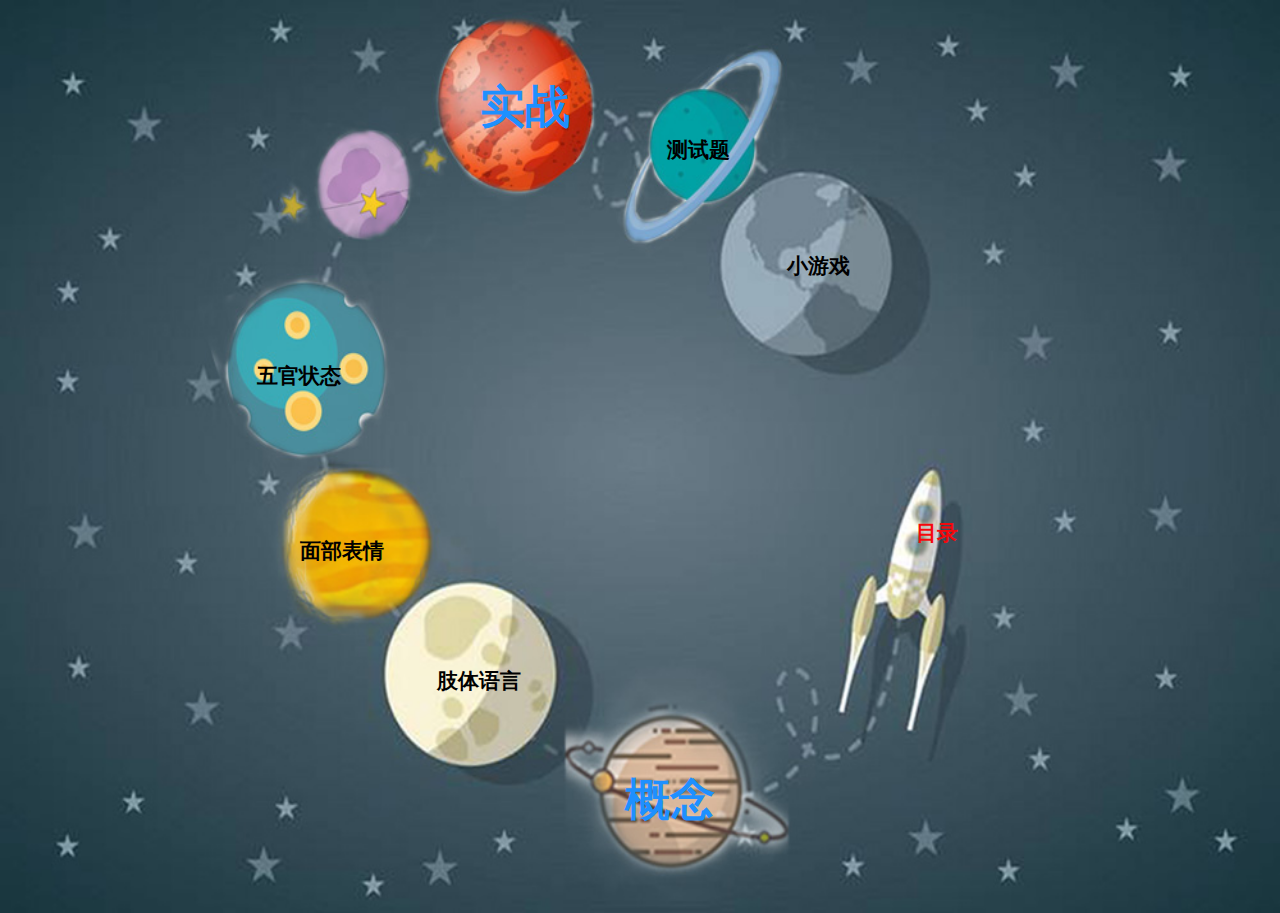
<file: html/list.html>
<!doctype html>
<html>
<head>
<meta charset="utf-8">
<title>微反应</title>
<style type="text/css">
	body{
		background-image:url(../image/background2.jpg);
		background-size:100% 100%; 
		height: 897px;
	}
	#sy{
	background:url() no-repeat;
	width:1000px;
	height:620px; 
	margin:0 auto;
	position:relative;
	} 

    #dh1 {
    position:absolute;
	top:659px;
    right:619px;
	font-family:Sail;
	} 
	#dh2 {
	position:absolute;
		top:529px;
		right:756px;;
	}
    #dh3 {
		position:absolute;
		right:799px;
		top:354px;
	}
	#dh4 {
		position:absolute;
		right:570px;
		top:69px;
	}
	#dh5 {
		position:absolute;
		right:410px;
		top:128px;
	}
	#dh6 {
		position:absolute;
		right:290px;
		top:244px;
	}
	#dh7 {
		position:absolute;
		right:425px;
		top:762px;
	}
	#dh8 {
		position:absolute;
		right:182px;
		top:511px;
	}
	#dh a{
	text-decoration:none;
	float:left;
	font-family: "幼圆";
	text-align:center;
	font-size:21px;	
	color:#000000;
	font-weight:bold;
  }
#dh a:hover{
	font-size:29px;
	}
	#da a{
	text-decoration:none;
	float:left;
	font-family: "幼圆";
	text-align:center;
	font-size:45px;	
	color:dodgerblue;
	font-weight:bold;
  }

	#db a{
	text-decoration:none;
	float:left;
	font-family: "幼圆";
	text-align:center;
	font-size:21px;	
	color:#F5080C;
	font-weight:bold;
  }
#db a:hover{
	font-size:24px;
	}
	</style>
</head>

<body>
<div id="sy">

<div id="dh">
<div id="dh1"><a href="list5.html">肢体语言</a></div>
<div id="dh2"><a href="list6.html">面部表情</a></div>
<div id="dh3"><a href="list2.html">五官状态</a></div>

<div id="dh5"><a href="goodsindex.html">测试题</a></div>
<div id="dh6"><a href="goodsindex.html">小游戏</a></div>


	</div>
<div id="da">
	<div id="dh7"><a href="goodsindex.html">概念</a></div>
	<div id="dh4"><a href="goodsindex.html">实战</a></div>
	</div>
<div id="db">
<div id="dh8"><a href="goodsindex.html">目录</a></div>
	</div>
	</div>
</body>
</html>
</file>
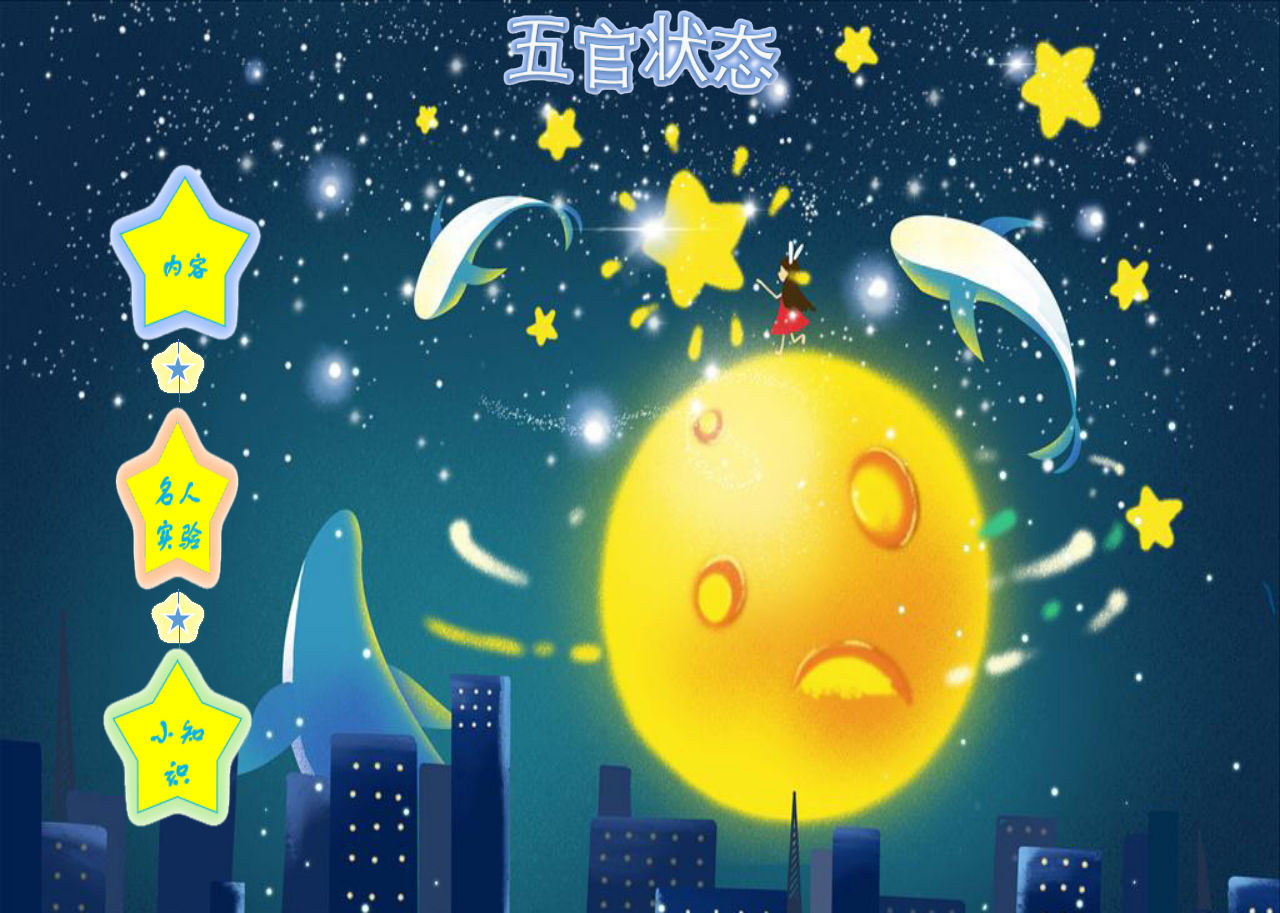
<file: html/list2.html>
<!doctype html>
<html>
<head>
<meta charset="utf-8">
<title>五官状态</title>
<style type="text/css">
	body{
		background-image:url(../image/timg2.png);
		background-size:100% 100%;
		height: 897px;
}
	
	#sy{
	background:url() no-repeat;
	width:1000px;
	height:897px; 
	margin:0 auto;
	position:relative;
	} 
	#dh3 {
    position:absolute;
	top:318px;
    right:909px;
	} 
	#dh4 {
    position:absolute;
	top:568px;
    right:909px;
	} 
	#dh5 {
    position:absolute;
	top:111px;
    right:1049px;
	} 
	#dh7 {
    position:absolute;
	top:598px;
    right:1049px;
	} 
	#dh6 {
    position:absolute;
	top:351px;
    right:1059px;
	} 
	#dh8 {
    position:absolute;
	top:1px;
    right:339px;
	} 
	#dh a{
	text-decoration:none;
	float:left;
	font-family: "幼圆";
	text-align:center;
	font-size:24px;	
	color:#000000;
	font-weight:bold;
  }
#dh a:hover{
	font-size:27px;
	}
	
	</style>
<link href="css.css" rel="stylesheet" type="text/css">
</head>

<body>
<div id="sy">
	<div class="yl">
		<div id="dh5"><a href="list3.html"><img src="../image/xingxing1.png"  class="b1"></a></div>
		<div id="dh6"><img src="../image/xingxing2.png" class="b2"></div>
		<div id="dh4"><img src="../image/xingxing4.png" ></div>
		<div id="dh3"><img src="../image/xingxing4.png" ></div>
		<div id="dh7"><a href="Little Knowledge.html"><img src="../image/xingxing3.png" class="b3"></a></div>
		<div id="dh8"><img src="../image/wuguanzhuangtai.png" ></div>
		</div>
	</div>
</body>
</html>
</file>
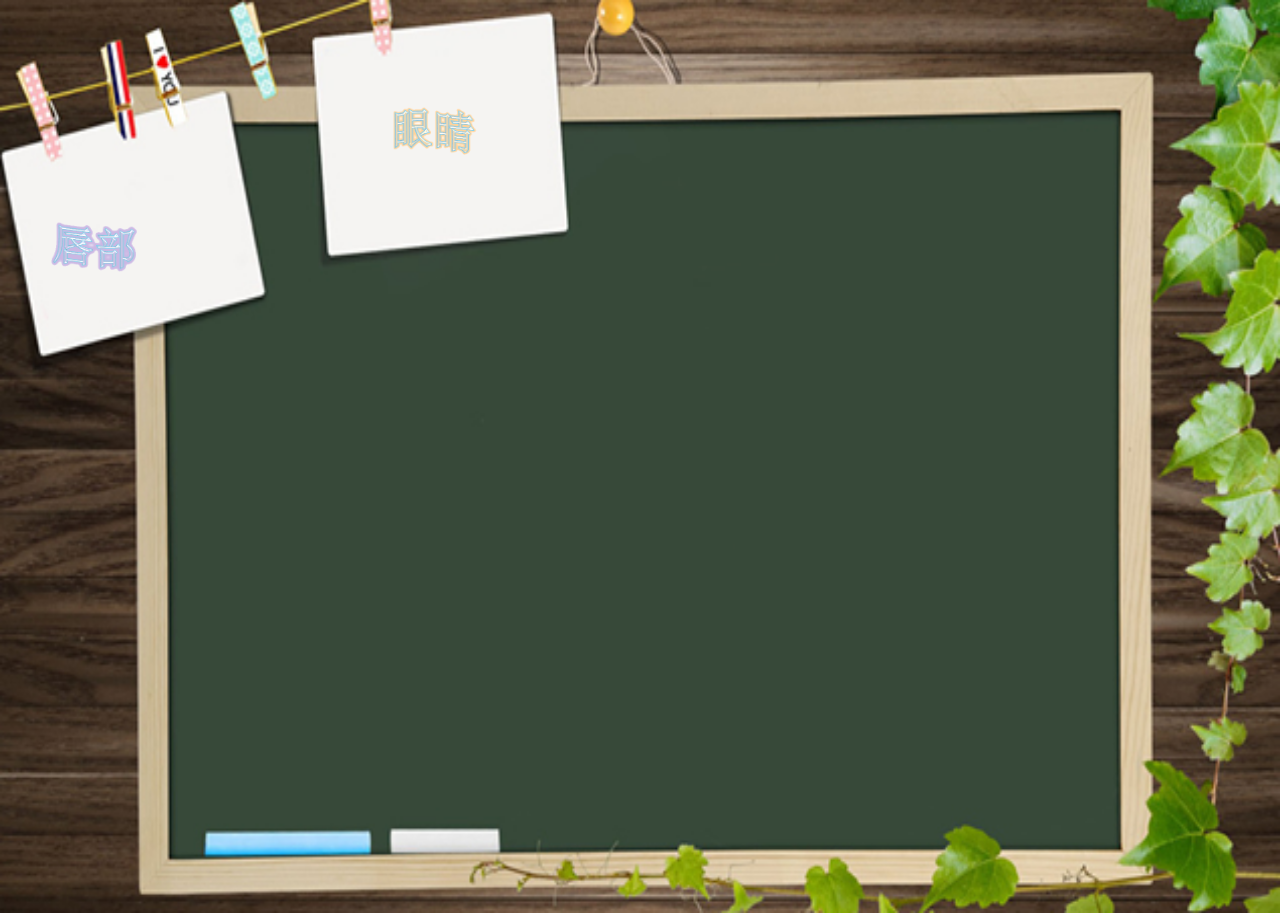
<file: html/list3.html>
<!doctype html>
<html>
<head>
<meta charset="utf-8">
<title>眼睛</title>
<style type="text/css">

	body{
		background-image:url(../image/heiban1.jpg);
		background-size:100% 100%;
		height: 897px;;
	}
	#sy{
	background:url() no-repeat;
	width:1020px;
	height:897px; 
	margin:0 auto;
	position:relative;
	} 

    #dh1 {
    position:absolute;
	top:194px;
    right:984px;
	} 
	#dh2 {
	position:absolute;
		top:99px;
		right:666px;;
	}
	</style>
<link href="yanjingchunbu.css" rel="stylesheet" type="text/css">
</head>

<body>
	<div id="sy">
	<div id="dh1"><a href="list4.html"><img src="../image/chunbu.png"  width="100"  height="50" ></a></div>
	<div id="dh2"><img src="../image/yanjing.png" width="100"  height="50"></div>
</div>
	</body>
</html>
</file>
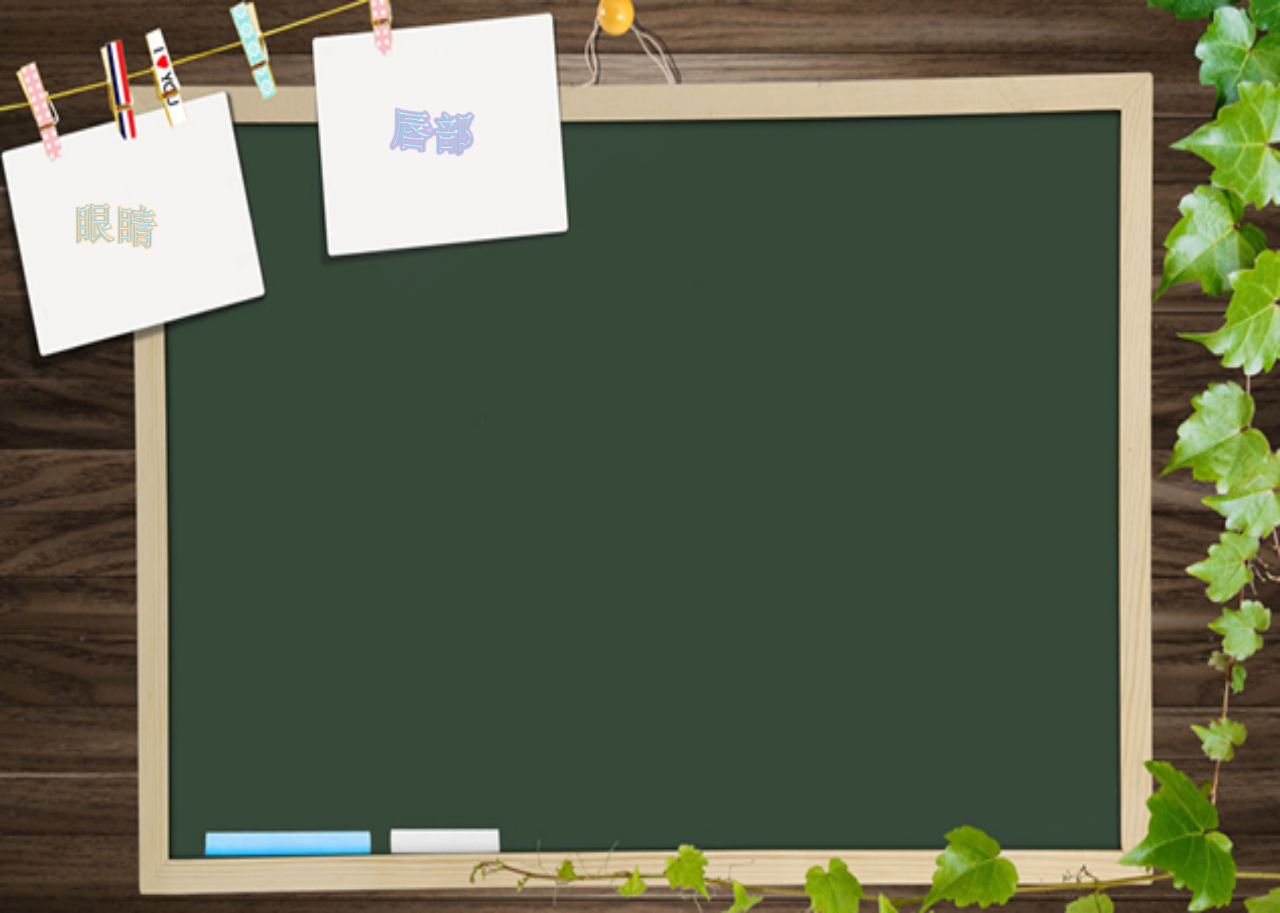
<file: html/list4.html>
<!doctype html>
<html>
<head>
<meta charset="utf-8">
<title>唇部</title>
<style type="text/css">

	body{
		background-image:url(../image/heiban1.jpg);
		background-size:100% 100%;
		height: 897px;;
	}
	#sy{
	background:url() no-repeat;
	width:1020px;
	height:897px; 
	margin:0 auto;
	position:relative;
	} 

    #dh1 {
    position:absolute;
	top:194px;
    right:984px;
	} 
	#dh2 {
	position:absolute;
		top:99px;
		right:666px;;
	}
	</style>
</head>

<body>
<div id="sy">
	<div id="dh1"><a href="list3.html"><img src="../image/yanjing.png"  width="100"  height="50" ></a></div>
	<div id="dh2"><img src="../image/chunbu.png" width="100"  height="50"></div>
</div>
</body>
</html>
</file>
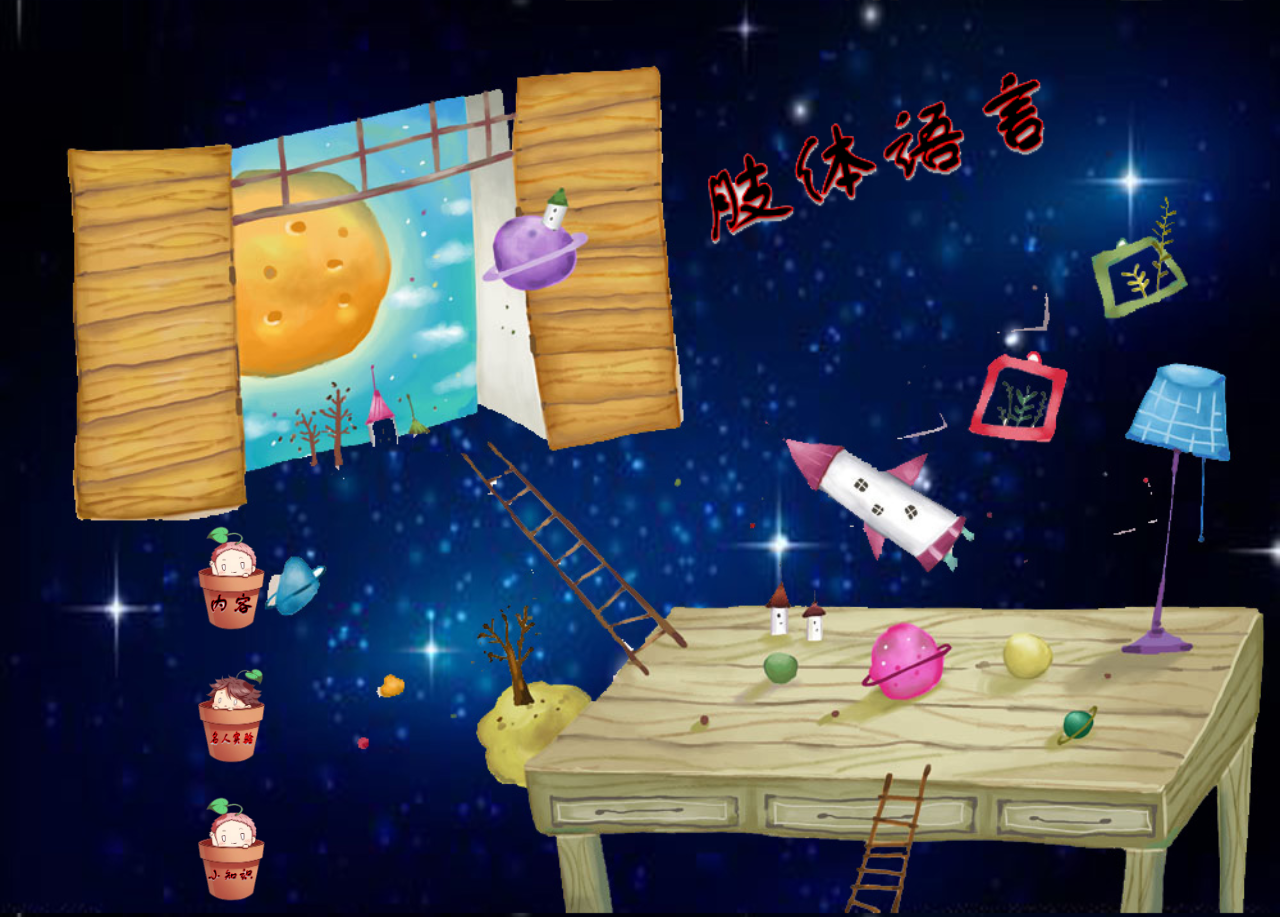
<file: html/list5.html>
<!doctype html>
<html>
<head>
<meta charset="utf-8">
<title>面部表情</title>
<style type="text/css">
	body{
		background-image:url(../image/timg3.jpg);
		background-size:100% 100%;
		height: 897px;
}
	#sy{
	background:url() no-repeat;
	width:1000px;
	height:897px; 
	margin:0 auto;
	position:relative;
	} 
	#dh1 {
    position:absolute;
	top:39px;
    right:1px;
	} 
	#dh2 {
    position:absolute;
	top:508px;
    right:859px;
	} 
	#dh3 {
    position:absolute;
	top:641px;
    right:859px;
	} 
	#dh4 {
    position:absolute;
	top:779px;
    right:859px;
	} 
	</style>
</head>

<body>
<div id="sy">
<div id="dh1"><img src="../image/zhitiyuyan.png" width='500px'></div>
<div id="dh2"><img src="../image/huapen1.png" width='100px' heighe='100px' ></div>
		<div id="dh3"><img src= "../image/huapen2.png" width='100px' heighe='100px'></div>
		<div id="dh4"><a href="Little Knowledge2.html"><img src="../image/huapen3.png"  width='100px' heighe='100px'></a></div>
	</div>
</body>
</html>
</file>
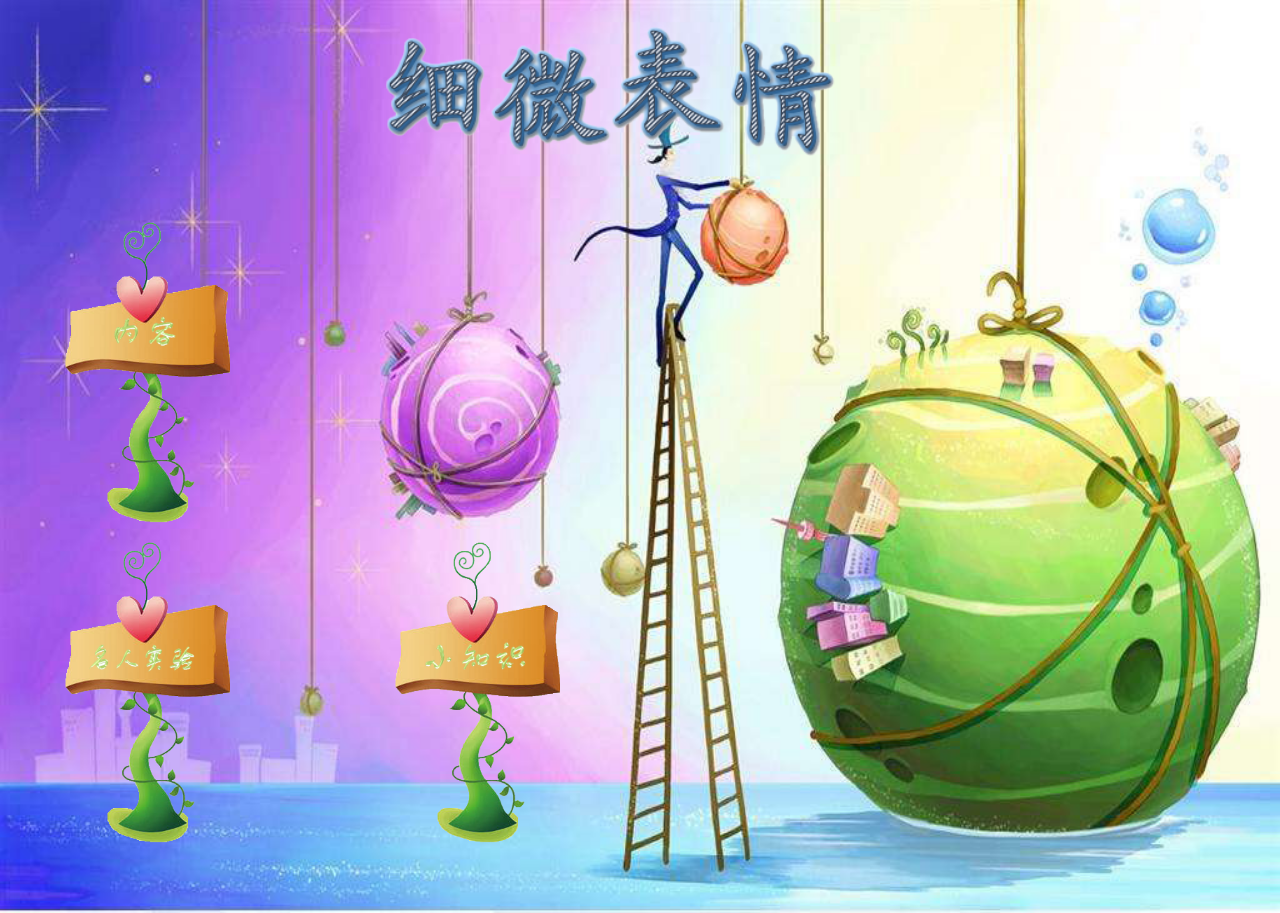
<file: html/list6.html>
<!doctype html>
<html>
<head>
<meta charset="utf-8">
<title>细微表情</title>
<style type="text/css">
	body{
		background-image:url(../image/timg4.jpg);
		background-size:100% 100%;
		height: 897px;
}
	#sy{
	background:url() no-repeat;
	width:1000px;
	height:897px; 
	margin:0 auto;
	position:relative;
	} 
	#dh1 {
    position:absolute;
	top:188px;
    right:819px;
	} 
	#dh2 {
    position:absolute;
	top:508px;
    right:819px;
	} 
	#dh3 {
    position:absolute;
	top:508px;
    right:489px;
	} 
	#dh4 {
    position:absolute;
	top:1px;
    right:272px;
	} 
	</style>
</head>

<body>
	<div id="sy">
	<div id="dh1"><img src="../image/tengman1.png" width='350px' heighe='350px'></div>
		<div id="dh2"><img src="../image/tengman2.png" width='350px' heighe='350px' ></div>
<div id="dh3"><a href="Little Knowledge3.html"><img src="../image/tengman3.png" width='350px' heighe='350px' ></a></div>
<div id="dh4"><img src="../image/xiweibiaoqing.png" width='500px' ></div>
	<div>
</body>
</html>
</file>
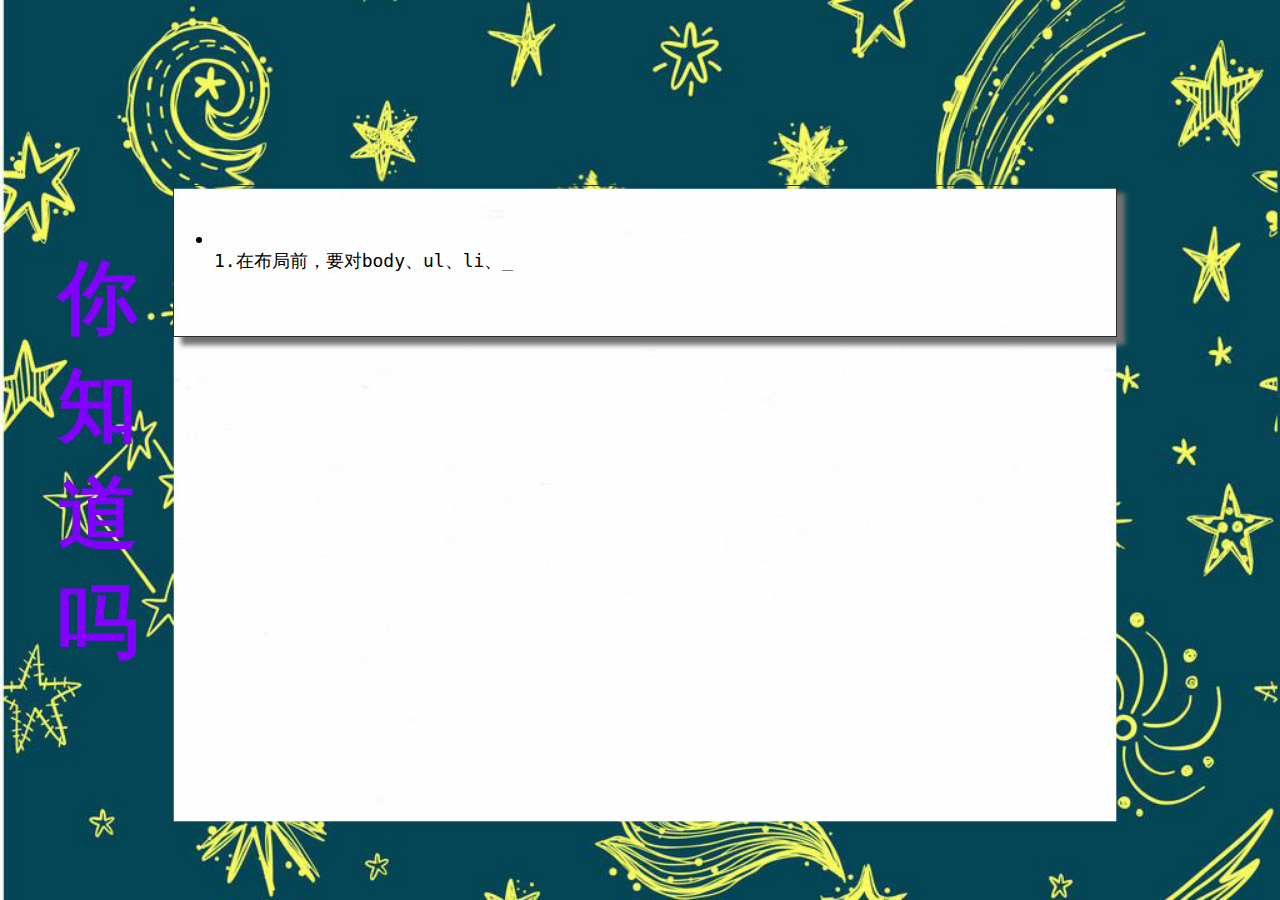
<file: html/Little Knowledge.html>
<!doctype html>
<html>
<head>
<meta charset="utf-8">
<title>小知识(五官)</title>
<style type="text/css">
	body{
		background-image: url(../image/timg16.jpg);
		background-size: 100% ;
	}
#dh0{
		text-decoration: none;
		float: right;
		font-family: "微软雅黑";
		text-align: center;
		font-size: 80px;
		color: #8100FF;
		font-weight: bold;
		position: absolute;
	}
.container{
    margin: 145px 155px 0px 165px;
}
.ul1{
    border: 1px double #2d2d30;
    box-shadow: #737373 8px 8px 5px;
    overflow:auto;
}
.ul1 {
	margin: 10px 0px 140px 0px;
    font-size: 18px;
}
#a{
	position: absolute;
	left: 50px;
	top: 100px;
}
</style>
</head>

<body>
<div id="dh0">
<div id="a">你知道吗</div></div>
        <div class="col-md-12 col-sm-12">
             <pre class="container" id="containerHome">

                <ul class="ul1">
                    <li id="li1">
1.在布局前，要对body、ul、li、td进行边距清零，
消除自带内
身有三个值：separate。
类型，颜色。大小分
型，细边框(thin)，中等边框(medium)，粗边框(thick);
类型分为solid(实线)、
4.：right，该元素把文本呢排列到右边，可用的值为左(left)、
中(center)、(right)、
justify(两端对齐)；
5.td:hover { color:orange; cursor: pointer; }
,该元素表示当鼠标进入
区域时，颜色转变，及鼠标手势转变。
6.：none，该元素表示元素生成的类型。
取值一般为none(不显示、隐藏)、blo
ck(鼠标进入显示)、inline(直接显示，默认)
如果空间不够，则向下填充
                   中(center)、(right)、
justify(两端对齐)；
5.td:hover { color:orange; cursor: pointer; }
,该元素表示当鼠标进入
区域时，颜色转变，及鼠标手势转变。
6.：none，该元素表示元素生成的类型。
取值一般为none(不显示、隐藏)、blo
ck(鼠标进入显示)、inline(直接显示，默认)
如果空间不够，则向下填充
                    </li><br>
                </ul>
             </pre>
        </div>
<script type="text/javascript">
var pre = document.getElementById("li1");
var text = pre.innerText;
var num = 0;
function run() {
    pre.innerText = text.slice(0,num) + (num%2==0?"":"_");
    if (++num<=text.length)
        setTimeout(run, 30);
}
run();
</script>
</body>
</html>
</file>
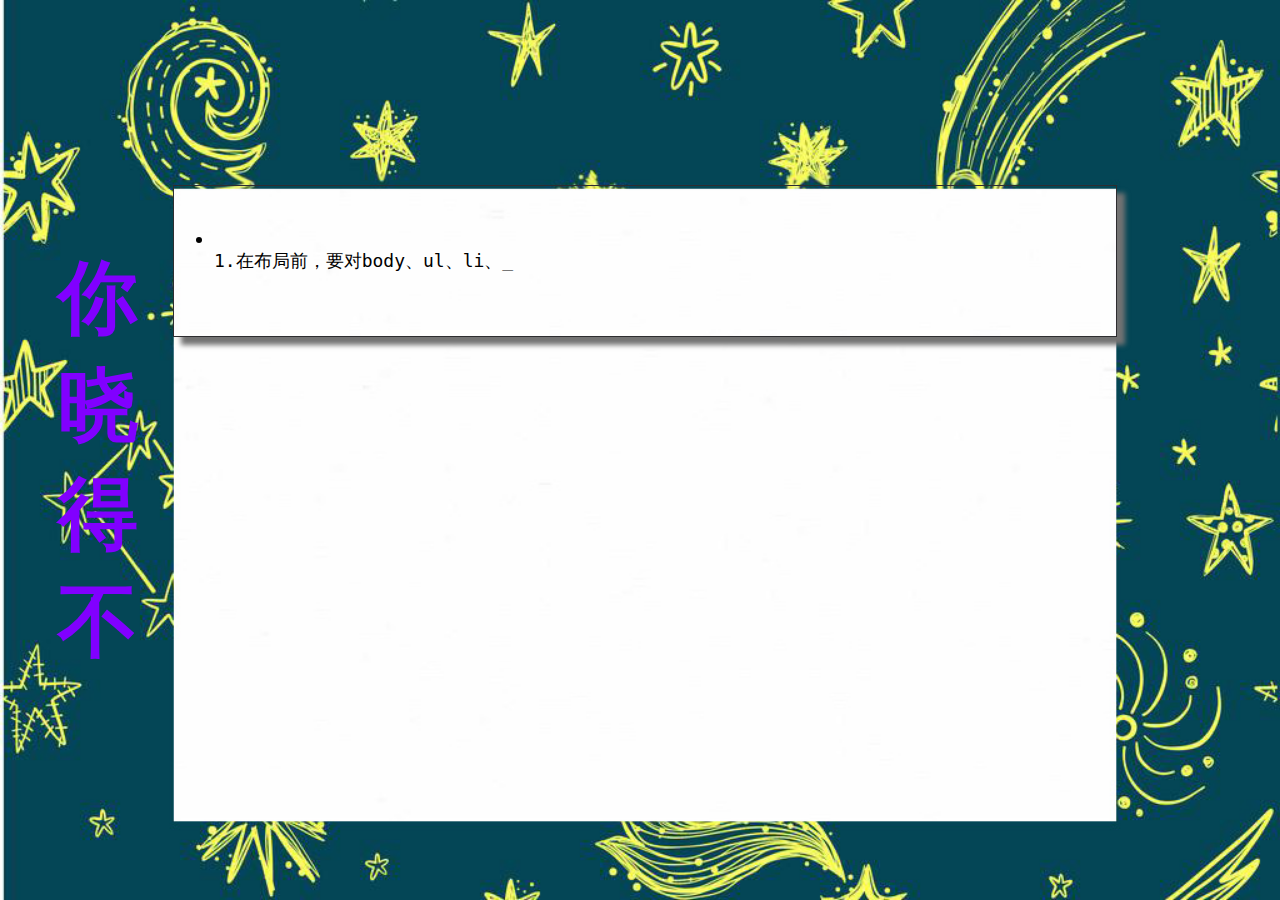
<file: html/Little Knowledge2.html>
<!doctype html>
<html>
<head>
<meta charset="utf-8">
<title>小知识（肢体）</title>
<style type="text/css">
	body{
		background-image: url(../image/timg16.jpg);
		background-size: 100% ;
	}
#dh0{
		text-decoration: none;
		float: right;
		font-family: "微软雅黑";
		text-align: center;
		font-size: 80px;
		color: #8100FF;
		font-weight: bold;
		position: absolute;
	}
.container{
    margin: 145px 155px 0px 165px;
}
.ul1{
    border: 1px double #2d2d30;
    box-shadow: #737373 8px 8px 5px;
    overflow:auto;
}
.ul1 {
	margin: 10px 0px 140px 0px;
    font-size: 18px;
}
#a{
	position: absolute;
	left: 50px;
	top: 100px;
}
</style>
</head>

<body>
<div id="dh0">
<div id="a">你晓得不</div></div>
        <div class="col-md-12 col-sm-12">
             <pre class="container" id="containerHome">

                <ul class="ul1">
                    <li id="li1">
1.在布局前，要对body、ul、li、td进行边距清零，
消除自带内
身有三个值：separate。
类型，颜色。大小分
型，细边框(thin)，中等边框(medium)，粗边框(thick);
类型分为solid(实线)、
4.：right，该元素把文本呢排列到右边，可用的值为左(left)、
中(center)、(right)、
justify(两端对齐)；
5.td:hover { color:orange; cursor: pointer; }
,该元素表示当鼠标进入
区域时，颜色转变，及鼠标手势转变。
6.：none，该元素表示元素生成的类型。
取值一般为none(不显示、隐藏)、blo
ck(鼠标进入显示)、inline(直接显示，默认)
如果空间不够，则向下填充
                   中(center)、(right)、
justify(两端对齐)；
5.td:hover { color:orange; cursor: pointer; }
,该元素表示当鼠标进入
区域时，颜色转变，及鼠标手势转变。
6.：none，该元素表示元素生成的类型。
取值一般为none(不显示、隐藏)、blo
ck(鼠标进入显示)、inline(直接显示，默认)
如果空间不够，则向下填充
                    </li><br>
                </ul>
             </pre>
        </div>
<script type="text/javascript">
var pre = document.getElementById("li1");
var text = pre.innerText;
var num = 0;
function run() {
    pre.innerText = text.slice(0,num) + (num%2==0?"":"_");
    if (++num<=text.length)
        setTimeout(run, 30);
}
run();
</script>
</body>
</html>
</file>
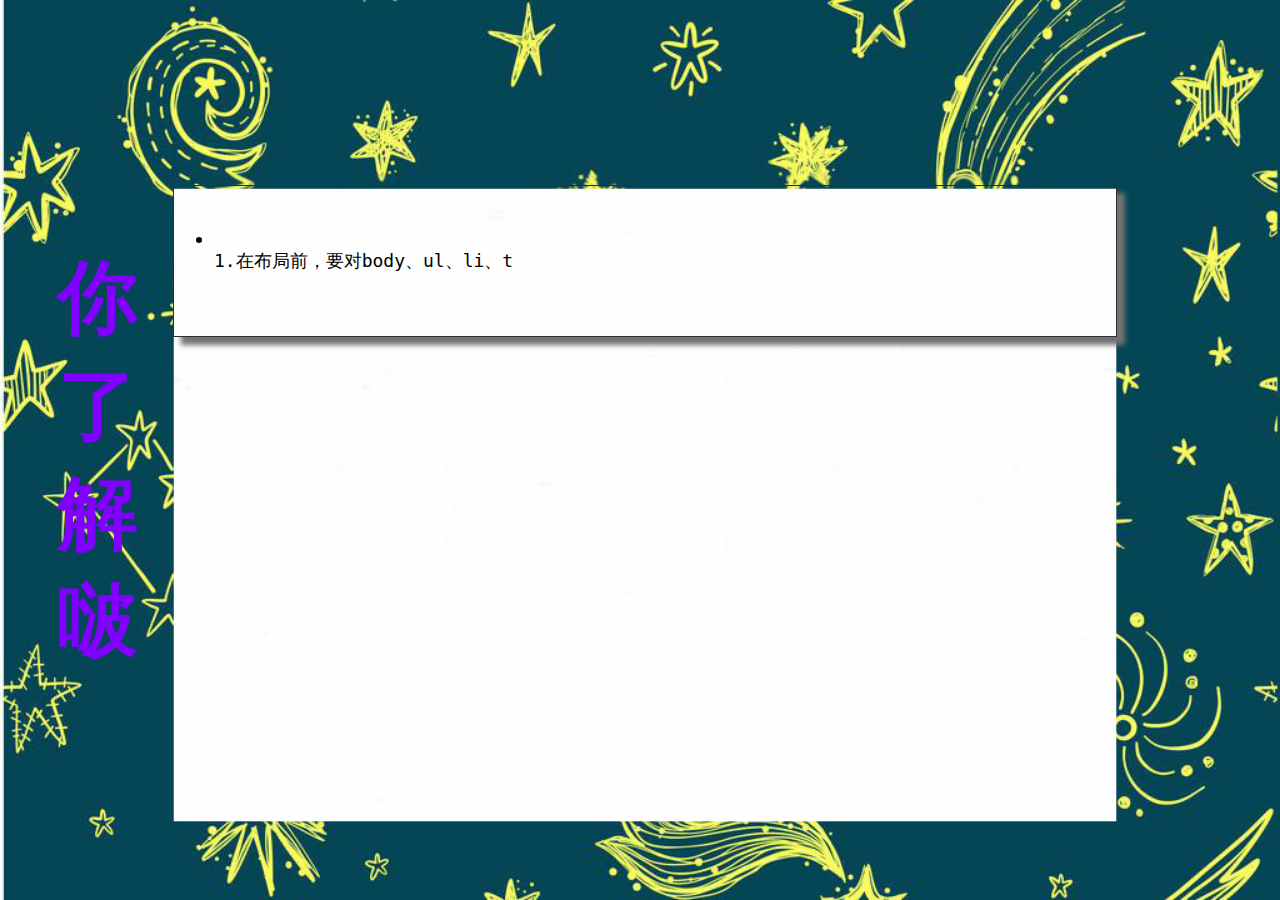
<file: html/Little Knowledge3.html>
<!doctype html>
<html>
<head>
<meta charset="utf-8">
<title>小知识（表情）</title>
<style type="text/css">
	body{
		background-image: url(../image/timg16.jpg);
		background-size: 100% ;
	}
#dh0{
		text-decoration: none;
		float: right;
		font-family: "微软雅黑";
		text-align: center;
		font-size: 80px;
		color: #8100FF;
		font-weight: bold;
		position: absolute;
	}
.container{
    margin: 145px 155px 0px 165px;
}
.ul1{
    border: 1px double #2d2d30;
    box-shadow: #737373 8px 8px 5px;
    overflow:auto;
}
.ul1 {
	margin: 10px 0px 140px 0px;
    font-size: 18px;
}
#a{
	position: absolute;
	left: 50px;
	top: 100px;
}
</style>
</head>

<body>
<div id="dh0">
<div id="a">你了解啵</div></div>
        <div class="col-md-12 col-sm-12">
             <pre class="container" id="containerHome">

                <ul class="ul1">
                    <li id="li1">
1.在布局前，要对body、ul、li、td进行边距清零，
消除自带内
身有三个值：separate。
类型，颜色。大小分
型，细边框(thin)，中等边框(medium)，粗边框(thick);
类型分为solid(实线)、
4.：right，该元素把文本呢排列到右边，可用的值为左(left)、
中(center)、(right)、
justify(两端对齐)；
5.td:hover { color:orange; cursor: pointer; }
,该元素表示当鼠标进入
区域时，颜色转变，及鼠标手势转变。
6.：none，该元素表示元素生成的类型。
取值一般为none(不显示、隐藏)、blo
ck(鼠标进入显示)、inline(直接显示，默认)
如果空间不够，则向下填充
                   中(center)、(right)、
justify(两端对齐)；
5.td:hover { color:orange; cursor: pointer; }
,该元素表示当鼠标进入
区域时，颜色转变，及鼠标手势转变。
6.：none，该元素表示元素生成的类型。
取值一般为none(不显示、隐藏)、blo
ck(鼠标进入显示)、inline(直接显示，默认)
如果空间不够，则向下填充
                    </li><br>
                </ul>
             </pre>
        </div>
<script type="text/javascript">
var pre = document.getElementById("li1");
var text = pre.innerText;
var num = 0;
function run() {
    pre.innerText = text.slice(0,num) + (num%2==0?"":"_");
    if (++num<=text.length)
        setTimeout(run, 30);
}
run();
</script>
</body>
</html>
</file>
<file: html/css.css>
@charset "utf-8";
.yl{
    margin: 0;
    padding: 0;
    width: 100%;
    position: relative;
}
.b1,.b2,.b3{
	position: absolute;
    border: 4px ;
    width: 200px;
    height: 200px;
    border-radius: 100px;
    text-align: center;
    padding-top: 38px;
    font-size: 40px;
}
.b1{
    top: 60%;
    left: 5%;
    

}
.b1:hover{
    top: 60%;
    left: 5%;

}
.b2{
    top: 74%;
    left: 33%;
  
}
.b2:hover{
    top: 74%;
    left: 33%;
}
.b3{
    top: 36%;
    left: 42%;
    
}
.b3:hover{
    top: 36%;
    left: 42%;
}
.b1,.b2,.b3{
    transition:All 0.4s ease-in-out;
    -webkit-transition:All 0.4s ease-in-out;
    -moz-transition:All 0.4s ease-in-out;
    -o-transition:All 0.4s ease-in-out;
}
.b1:hover,.b2:hover,.b3:hover{
    transform:rotate(360deg) scale(1.1);
    -webkit-transform:rotate(360deg) scale(1.1);
    -moz-transform:rotate(360deg) scale(1.1);
    -o-transform:rotate(360deg) scale(1.1);
    -ms-transform:rotate(360deg) scale(1.1);
    cursor: cell;
}
</file>
<file: html/yanjingchunbu.css>
@charset "utf-8";
#dh1{
	float: left;
}
#dh1 img{
	width:100px;
	height:50px;
	padding: 20px;
}
#dh1 img hover{
	width:110px;
	height:60px;
	padding:0px;
}
</file>
